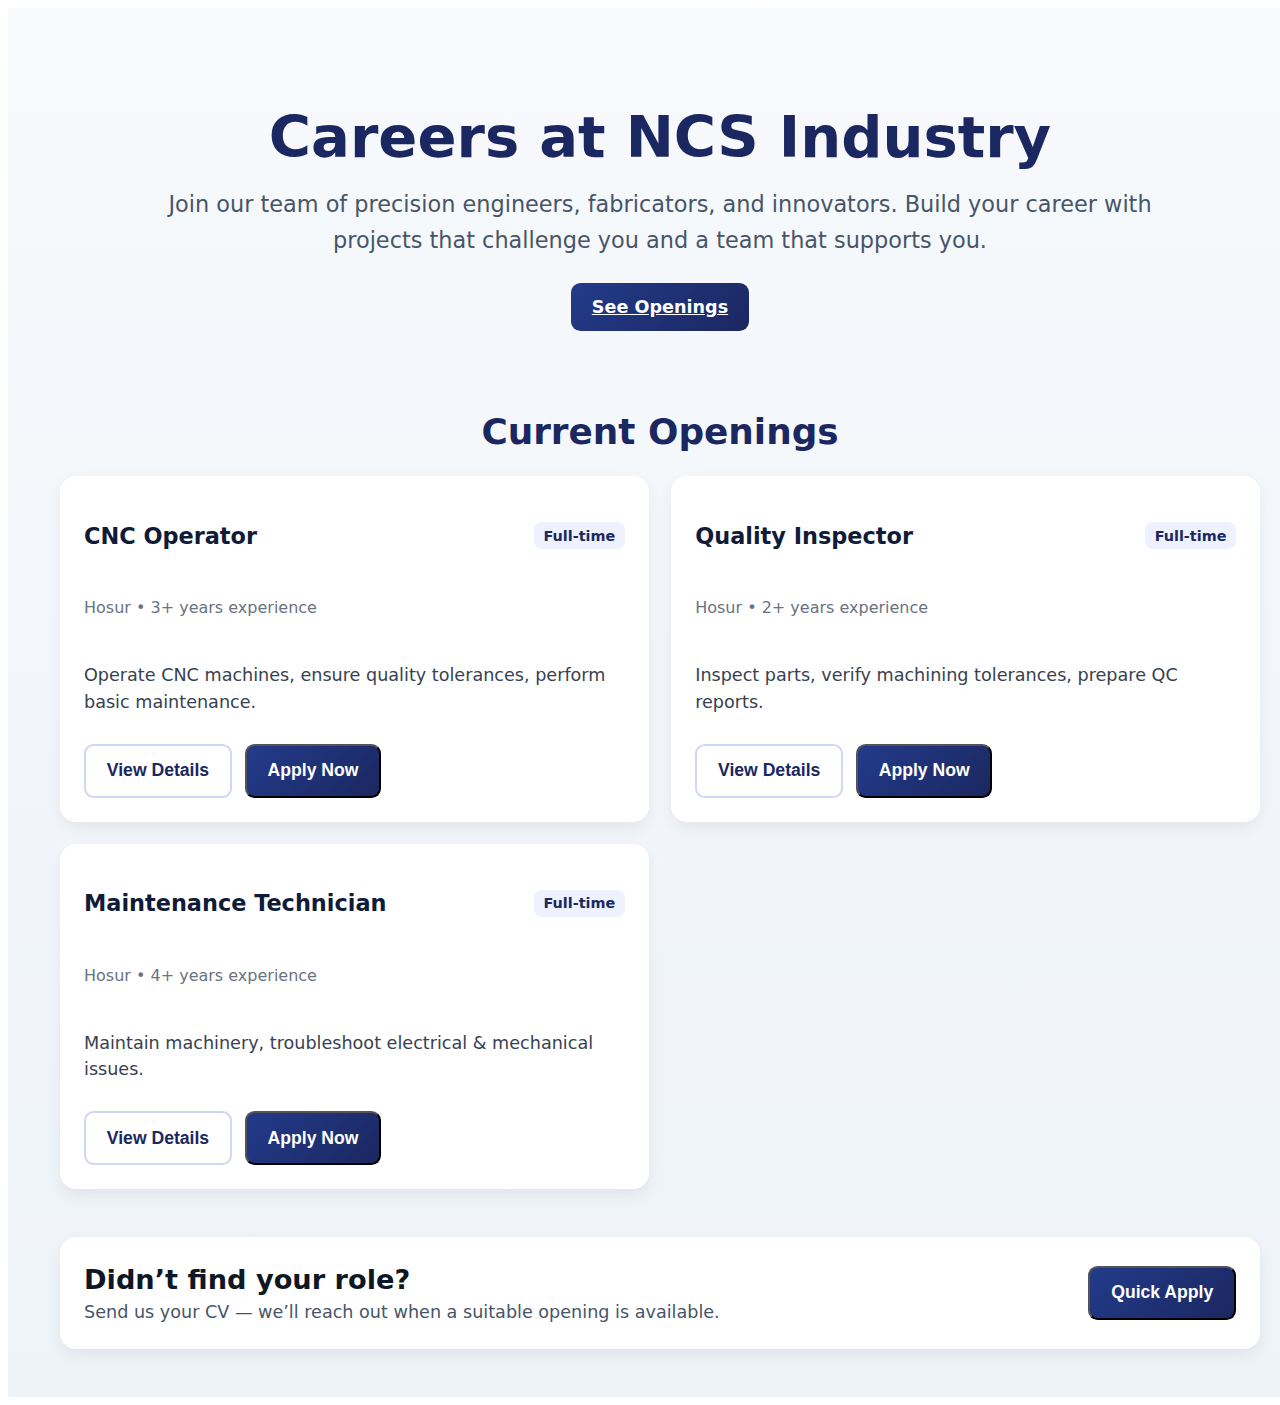
<file: career.html>
<!DOCTYPE html>
<html lang="en">
<head>
  <meta charset="UTF-8">
  <meta name="viewport" content="width=device-width, initial-scale=1.0">
  <title>Document</title>
  <style>
    /* ================= CAREER PAGE BASE ================= */
.career-wrap {
  width: 100%;
  background: linear-gradient(180deg, #f7f9fc 0%, #eef3f8 100%);
  padding: 3rem 1.25rem;
  font-family: "Segoe UI", Roboto, system-ui, sans-serif;
  color: #0f1724;
}

.career-container {
  max-width: 1200px;
  margin: 0 auto;
}

/* ================= HERO ================= */
.career-hero {
  text-align: center;
  padding: 3rem 1rem;
  margin-bottom: 2rem;
}

.career-title {
  font-size: clamp(2.4rem, 4.5vw, 3.6rem);
  color: #1b2760;
  font-weight: 800;
  margin: 0 0 1rem;
}

.career-sub {
  font-size: clamp(1.1rem, 2.2vw, 1.4rem);
  color: #475569;
  max-width: 70ch;
  margin: 0 auto 1.5rem;
  line-height: 1.6;
}

.career-cta {
  display: flex;
  justify-content: center;
  gap: 1rem;
  flex-wrap: wrap;
}

/* ================= BUTTONS ================= */
.btn-primary,
.btn-outline,
.btn-ghost {
  padding: 0.9rem 1.3rem;
  border-radius: 0.6rem;
  font-weight: 700;
  font-size: 1.1rem;
  cursor: pointer;
  transition: 0.3s ease;
}

.btn-primary {
  background: linear-gradient(135deg, #233b8a, #1b2760);
  color: #fff;
}

.btn-primary:hover {
  background: #1b2760;
  transform: translateY(-3px);
}

.btn-outline {
  background: transparent;
  border: 2px solid #d0d7f5;
  color: #1b2760;
}

.btn-ghost {
  background: transparent;
  color: #1b2760;
  border: 2px solid #e1e7ff;
}

/* ================= JOBS ================= */
.section-title {
  font-size: clamp(1.8rem, 2.8vw, 2.4rem);
  margin-bottom: 1.5rem;
  color: #1b2760;
  font-weight: 800;
  text-align: center;
}

.jobs-grid {
  display: grid;
  grid-template-columns: repeat(3, 1fr);
  gap: 1.4rem;
}

.job-card {
  background: #fff;
  border-radius: 1rem;
  padding: 1.5rem;
  box-shadow: 0 0.4rem 1rem rgba(12, 20, 36, 0.06);
  display: flex;
  flex-direction: column;
  gap: 0.7rem;
}

.job-card-head {
  display: flex;
  justify-content: space-between;
  align-items: center;
}

.job-title {
  font-size: 1.4rem;
  font-weight: 700;
  color: #0f1b37;
}

.job-badge {
  background: #eef2ff;
  padding: 0.35rem 0.6rem;
  border-radius: 0.5rem;
  font-size: 0.9rem;
  font-weight: 700;
  color: #1b2760;
}

.job-meta {
  color: #6b7280;
  font-size: 1rem;
}

.job-desc {
  color: #374151;
  font-size: 1.1rem;
  line-height: 1.5;
}

.job-actions {
  display: flex;
  gap: 0.8rem;
  margin-top: auto;
}

/* ================= QUICK APPLY STRIP ================= */
.career-cta-strip {
  margin-top: 3rem;
  padding: 1.7rem 1.5rem;
  border-radius: 1rem;
  background: #fff;
  box-shadow: 0 0.4rem 1rem rgba(12, 20, 36, 0.06);
  display: flex;
  justify-content: space-between;
  align-items: center;
}

.cta-left h3 {
  font-size: 1.7rem;
  margin: 0 0 0.4rem;
}

.cta-left p {
  color: #475569;
  font-size: 1.1rem;
  margin: 0;
}

/* ================= APPLY FORM MODAL ================= */
.apply-modal {
  position: fixed;
  inset: 0;
  display: none;
  justify-content: center;
  align-items: center;
  z-index: 99999;
}

.apply-modal[aria-hidden="false"] {
  display: flex;
}

.apply-modal-backdrop {
  position: absolute;
  inset: 0;
  background: rgba(0, 0, 0, 0.55);
}

.apply-modal-panel {
  position: relative;
  z-index: 10;
  width: 92%;
  max-width: 700px;
  background: #fff;
  padding: 2.5rem;
  border-radius: 1rem;
}

.modal-close {
  position: absolute;
  top: 1rem;
  right: 1rem;
  font-size: 1.4rem;
  background: none;
  border: none;
  cursor: pointer;
}

/* MODAL TITLE */
.apply-modal-panel h3 {
  font-size: 2.3rem;
  font-weight: 800;
  color: #1b2760;
}

.modal-sub {
  font-size: 1.3rem;
  color: #475569;
  margin-bottom: 1.5rem;
}

/* FORM */
.apply-form {
  display: flex;
  flex-direction: column;
  gap: 1rem;
}

.form-row {
  display: flex;
  gap: 1rem;
}

.apply-form input,
.apply-form select,
.apply-form textarea {
  width: 100%;
  padding: 1rem 1.2rem;
  border-radius: 0.6rem;
  border: 2px solid #d5def7;
  font-size: 1.2rem;
}

.apply-form textarea {
  min-height: 8rem;
}

.file-label {
  font-size: 1.2rem;
  background: #f4f7ff;
  padding: 1rem;
  border-radius: 0.6rem;
  border: 2px solid #d5def7;
  cursor: pointer;
}

.form-actions {
  display: flex;
  gap: 1rem;
}

.apply-success {
  background: #e6f9ef;
  color: #166534;
  padding: 1rem;
  border-radius: 0.6rem;
  margin-top: 1rem;
  font-size: 1.2rem;
}

/* ================= RESPONSIVE ================= */

/* max-width: 1280px */
@media (max-width: 1280px) {
  .jobs-grid {
    grid-template-columns: repeat(2, 1fr);
  }
}

/* max-width: 1024px */
@media (max-width: 1024px) {
  .jobs-grid {
    grid-template-columns: 1fr;
  }
}

/* max-width: 768px */
@media (max-width: 768px) {
  .form-row {
    flex-direction: column;
  }
  .career-cta-strip {
    flex-direction: column;
    gap: 1rem;
    text-align: left;
  }
}

/* max-width: 480px */
@media (max-width: 480px) {
  .career-title {
    font-size: 2rem;
  }
  .apply-modal-panel {
    padding: 1.5rem;
  }
  .apply-modal-panel h3 {
    font-size: 1.8rem;
  }
  .apply-form input,
  .apply-form select,
  .apply-form textarea {
    font-size: 1.1rem;
  }
}

  </style>
</head>
<body>
  <!-- ================= CAREER PAGE START ================= -->
<section class="career-wrap">

  <!-- HERO -->
  <header class="career-hero">
    <div class="career-hero-inner">
      <h1 class="career-title">Careers at NCS Industry</h1>
      <p class="career-sub">
        Join our team of precision engineers, fabricators, and innovators.
        Build your career with projects that challenge you and a team that supports you.
      </p>

      <div class="career-cta">
        <a class="btn-primary" href="#openings">See Openings</a>
      </div>
    </div>
  </header>

  <div class="career-container">

    <!-- OPENINGS -->
    <section id="openings" class="career-openings">
      <h2 class="section-title">Current Openings</h2>

      <div class="jobs-grid">

        <!-- JOB 1 -->
        <article class="job-card" data-role="CNC Operator">
          <div class="job-card-head">
            <h3 class="job-title">CNC Operator</h3>
            <span class="job-badge">Full-time</span>
          </div>

          <p class="job-meta">Hosur • 3+ years experience</p>
          <p class="job-desc">
            Operate CNC machines, ensure quality tolerances, perform basic maintenance.
          </p>

          <div class="job-actions">
            <button class="btn-outline btn-details">View Details</button>
            <button class="btn-primary btn-apply">Apply Now</button>
          </div>
        </article>

        <!-- JOB 2 -->
        <article class="job-card" data-role="Quality Inspector">
          <div class="job-card-head">
            <h3 class="job-title">Quality Inspector</h3>
            <span class="job-badge">Full-time</span>
          </div>

          <p class="job-meta">Hosur • 2+ years experience</p>
          <p class="job-desc">
            Inspect parts, verify machining tolerances, prepare QC reports.
          </p>

          <div class="job-actions">
            <button class="btn-outline btn-details">View Details</button>
            <button class="btn-primary btn-apply">Apply Now</button>
          </div>
        </article>

        <!-- JOB 3 -->
        <article class="job-card" data-role="Maintenance Technician">
          <div class="job-card-head">
            <h3 class="job-title">Maintenance Technician</h3>
            <span class="job-badge">Full-time</span>
          </div>

          <p class="job-meta">Hosur • 4+ years experience</p>
          <p class="job-desc">
            Maintain machinery, troubleshoot electrical & mechanical issues.
          </p>

          <div class="job-actions">
            <button class="btn-outline btn-details">View Details</button>
            <button class="btn-primary btn-apply">Apply Now</button>
          </div>
        </article>

      </div>
    </section>

    <!-- QUICK APPLY -->
    <section class="career-cta-strip card">
      <div class="cta-left">
        <h3>Didn’t find your role?</h3>
        <p>Send us your CV — we’ll reach out when a suitable opening is available.</p>
      </div>

      <button class="btn-primary btn-apply-open">Quick Apply</button>
    </section>

  </div>
</section>

<!-- ================= APPLY FORM MODAL ================= -->
<div id="applyModal" class="apply-modal" aria-hidden="true">

  <div class="apply-modal-backdrop" data-close></div>

  <div class="apply-modal-panel card">
    <button class="modal-close" data-close aria-label="Close">✕</button>

    <h3 id="applyTitle">Apply for Role</h3>
    <p class="modal-sub">
      Fill the form below and upload your CV. Our HR team will contact you.
    </p>

    <form id="applyForm" class="apply-form" enctype="multipart/form-data" novalidate>
      <input type="hidden" id="jobRole" name="jobRole">

      <div class="form-row">
        <input type="text" id="appName" name="name" placeholder="Full Name *" required>
        <input type="email" id="appEmail" name="email" placeholder="Email *" required>
      </div>

      <div class="form-row">
        <input type="tel" id="appPhone" name="phone" placeholder="Phone *" required>
        <select id="appLocation" name="location" required>
          <option value="">Preferred Location</option>
          <option value="Hosur">Hosur</option>
          <option value="Bengaluru">Bengaluru</option>
          <option value="Remote">Remote</option>
        </select>
      </div>

      <div class="form-row">
        <label class="file-label">Upload CV (PDF max 2MB)
          <input type="file" id="appCv" name="cv" accept=".pdf,.doc,.docx" required>
        </label>
      </div>

      <textarea id="appMsg" name="message" placeholder="Message (optional)"></textarea>

      <div class="form-actions">
        <button type="submit" class="btn-primary">Submit Application</button>
        <button type="button" class="btn-ghost" data-close>Cancel</button>
      </div>

      <div id="applySuccess" class="apply-success" hidden>
        Thank you — your application has been submitted.
      </div>
    </form>
  </div>
</div>
<!-- ================= CAREER PAGE END ================= -->

</body>
<script>
  // CAREER PAGE JS
(function() {

  const applyModal = document.getElementById("applyModal");
  const applyForm = document.getElementById("applyForm");
  const applySuccess = document.getElementById("applySuccess");

  const applyButtons = document.querySelectorAll(".btn-apply, .btn-apply-open");
  const detailButtons = document.querySelectorAll(".btn-details");
  const closeButtons = document.querySelectorAll("[data-close]");

  // OPEN MODAL
  function openModal(role) {
    document.getElementById("applyTitle").textContent = role ? `Apply — ${role}` : "Quick Apply";
    document.getElementById("jobRole").value = role || "";
    applySuccess.hidden = true;
    applyForm.reset();
    applyModal.setAttribute("aria-hidden", "false");
  }

  // CLOSE MODAL
  function closeModal() {
    applyModal.setAttribute("aria-hidden", "true");
  }

  // APPLY BUTTON CLICK
  applyButtons.forEach(btn => {
    btn.addEventListener("click", e => {
      const card = e.target.closest(".job-card");
      const role = card ? card.dataset.role : null;
      openModal(role);
    });
  });

  // CLOSE BUTTONS & BACKDROP
  closeButtons.forEach(btn => btn.addEventListener("click", closeModal));
  document.querySelector(".apply-modal-backdrop").addEventListener("click", closeModal);

  // ESC KEY CLOSE
  document.addEventListener("keydown", e => {
    if (e.key === "Escape") closeModal();
  });

  // FORM SUBMIT
  applyForm.addEventListener("submit", e => {
    e.preventDefault();

    const name = document.getElementById("appName");
    const email = document.getElementById("appEmail");
    const phone = document.getElementById("appPhone");
    const cv = document.getElementById("appCv");

    if (!name.value.trim()) return name.focus();
    if (!email.value.trim() || !email.value.includes("@")) return email.focus();
    if (!phone.value.trim()) return phone.focus();
    if (!cv.files[0]) return cv.focus();
    if (cv.files[0].size > 2 * 1024 * 1024) return alert("CV must be under 2MB");

    applySuccess.hidden = false;

    setTimeout(() => {
      applyForm.reset();
      applySuccess.hidden = true;
      closeModal();
    }, 2500);
  });

})();

</script>
</html>
</file>
